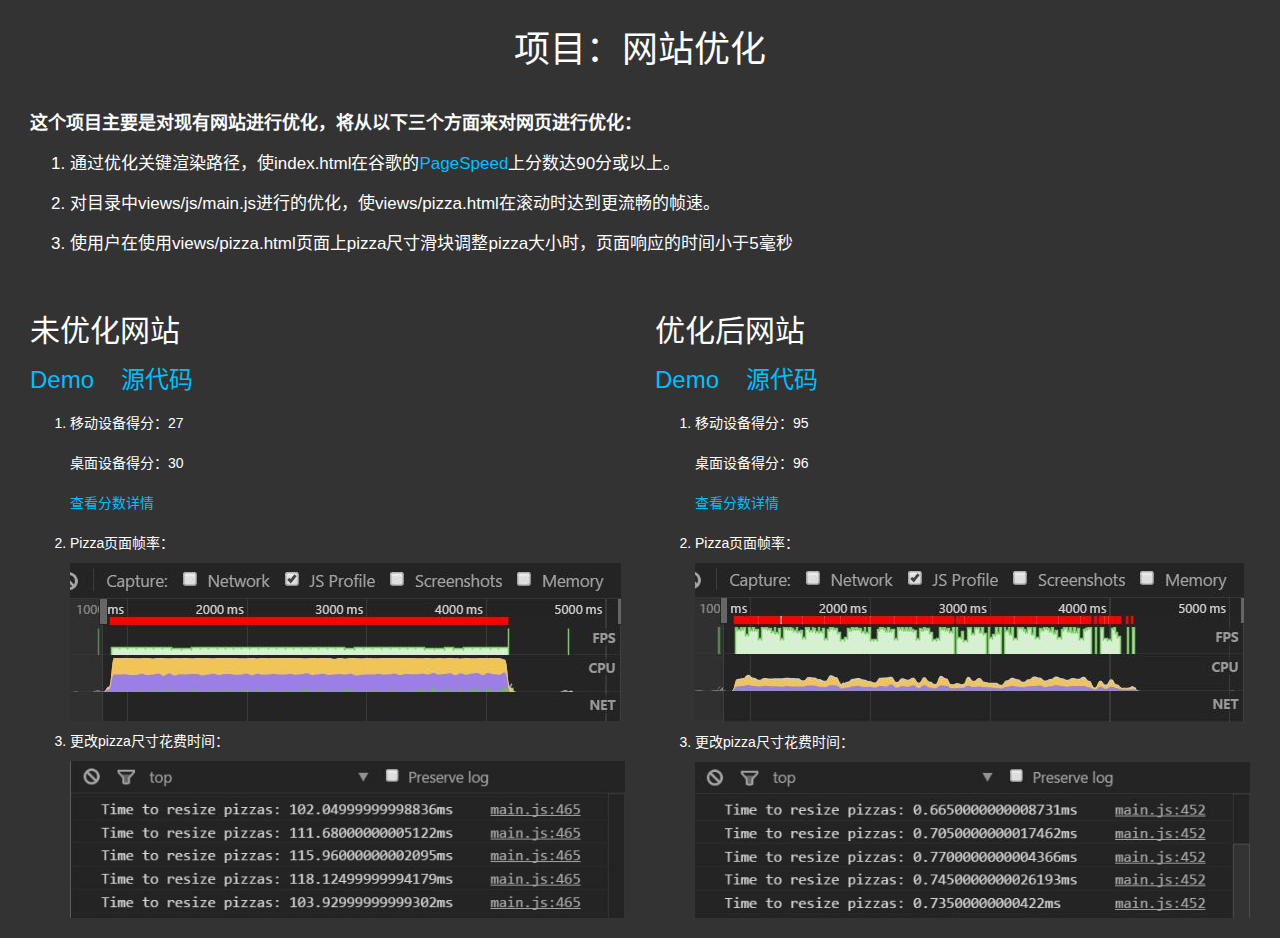
<file: index.html>
<!DOCTYPE html>
<html lang="zh-CN">
  <head>
    <meta charset="utf-8">
    <meta name="viewport" content="width=device-width, initial-scale=1">
    <title>项目-网站优化</title>
    <link href="https://maxcdn.bootstrapcdn.com/bootstrap/3.3.7/css/bootstrap.min.css" rel="stylesheet" integrity="sha384-BVYiiSIFeK1dGmJRAkycuHAHRg32OmUcww7on3RYdg4Va+PmSTsz/K68vbdEjh4u" crossorigin="anonymous">
    <style type="text/css">
    	body{
    		padding: 10px 30px;
    		color: #fff;
    		background-color: #333;
    	}
    	.description{
    		font-size: 17px;
    	}
    	li{
    		line-height: 40px;
    	}
    	a{
    		color: #00bfff;
    	}
    </style>
  </head>

  <body>
    <div class="intro text-center">
      <h1>项目：网站优化</h1>
    </div>
    <div class="description">
    	<br>
    	<h4 class="intro"><strong>这个项目主要是对现有网站进行优化，将从以下三个方面来对网页进行优化：</strong></h4>
    	<ol class="changes">
    		<li>通过优化关键渲染路径，使index.html在谷歌的<a href="https://developers.google.com/speed/pagespeed/insights/?hl=zh-CN">PageSpeed</a>上分数达90分或以上。</li>
    		<li>对目录中views/js/main.js进行的优化，使views/pizza.html在滚动时达到更流畅的帧速。</li>
    		<li>使用户在使用views/pizza.html页面上pizza尺寸滑块调整pizza大小时，页面响应的时间小于5毫秒</li>
    	</ol>
    </div>
    <br>
    <div class="proj row">
    	<section id="before" class="col-md-6">
    		<h2>未优化网站</h2>
    		<h3><a href="Before\index.html" target="_blank">Demo</a>&nbsp;&nbsp;&nbsp;&nbsp;<a href="https://github.com/yyc6161/yyc6161.github.io/tree/master/projects/P3-WebsitesOptimization/Before">源代码</a></h3>
    		<ol>
    			<li>
    				<p style="margin-bottom: 0">移动设备得分：27<br>桌面设备得分：30</p>
    				<a href="https://developers.google.com/speed/pagespeed/insights/?hl=zh-CN&url=http%3A%2F%2Fyinyuchen.site%2Fprojects%2FP3-WebsitesOptimization%2FBefore%2Findex.html&tab=mobile">查看分数详情</a>
    			</li>
    			<li>Pizza页面帧率：<br><img src="img/fps-before.JPG" alt="优化前帧率" class="img-responsive"></li>
    			<li>更改pizza尺寸花费时间：<br><img src="img/time-before.JPG" alt="优化前用时" class="img-responsive"></li>
    		</ol>
    	</section>
    	<section id="after" class="col-md-6">
    		<h2>优化后网站</h2>
    		<h3><a href="After\index.html" target="_blank">Demo</a>&nbsp;&nbsp;&nbsp;&nbsp;<a href="https://github.com/yyc6161/yyc6161.github.io/tree/master/projects/P3-WebsitesOptimization/After">源代码</a></h3>
    		<ol>
    			<li>
    				<p style="margin-bottom: 0">移动设备得分：95<br>桌面设备得分：96</p>
    				<a href="https://developers.google.com/speed/pagespeed/insights/?hl=zh-CN&url=http%3A%2F%2Fyinyuchen.site%2Fprojects%2FP3-WebsitesOptimization%2FAfter%2Findex.html&tab=mobile">查看分数详情</a>
    			</li>
    			<li>Pizza页面帧率：<br><img src="img/fps-after.JPG" alt="优化前帧率" class="img-responsive"></li>
    			<li>更改pizza尺寸花费时间：<br><img src="img/time-after.JPG" alt="优化前用时" class="img-responsive"></li>
    		</ol>
    	</section>
    </div>  
  </body>
</html>
</file>
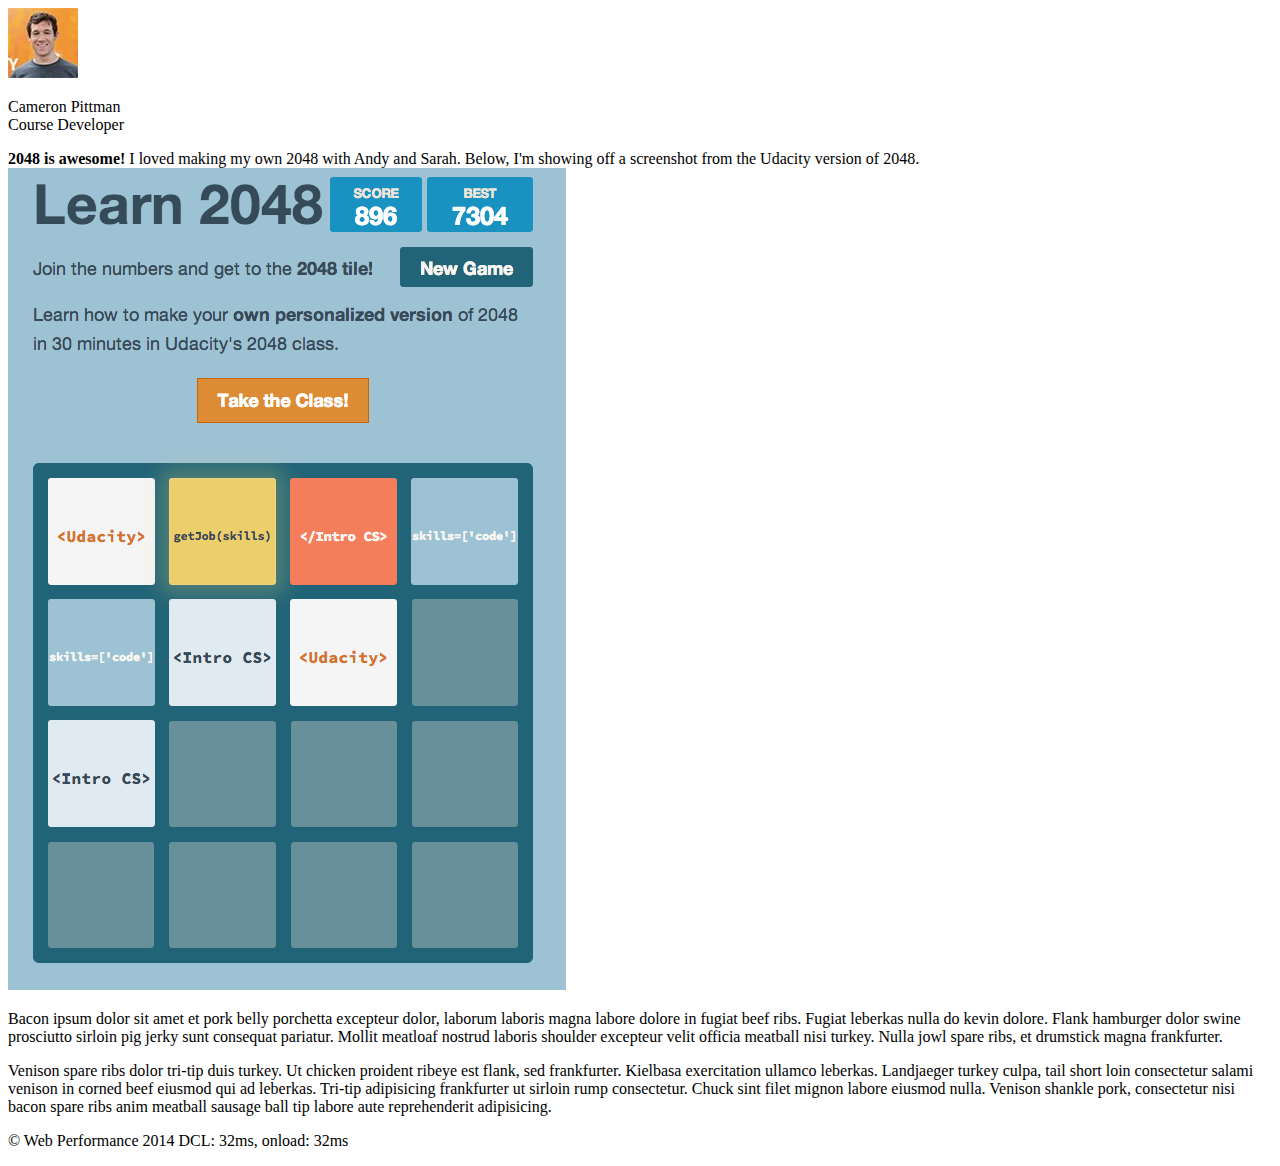
<file: After/project-2048.html>
<!DOCTYPE html>
<html lang="en">
  <head>
    <meta charset="utf-8">
    <meta name="viewport" content="width=device-width, initial-scale=1">
    <meta name="description" content=" FILL ME IN ">
    <meta name="author" content=" FILL ME IN ">
    <title>Cameron Pittman: Portfolio</title>

    <!-- Hmm, what is the impact of web fonts on speed? Measure it... -->
    <!-- <link href="//fonts.googleapis.com/css?family=Open+Sans:400,700" rel="stylesheet"> -->

    <link href="css/style.css" rel="stylesheet">
    <link href="css/print.css" rel="stylesheet">

    <script>
      (function(w,g){w['GoogleAnalyticsObject']=g;
      w[g]=w[g]||function(){(w[g].q=w[g].q||[]).push(arguments)};w[g].l=1*new Date();})(window,'ga');

      // Optional TODO: replace with your Google Analytics profile ID.
      ga('create', 'UA-XXXX-Y');
      ga('send', 'pageview');
    </script>
    <script src="//www.google-analytics.com/analytics.js"></script>
    <script src="js/perfmatters.js"></script>
  </head>

  <body>
    <header>
      <a href="/"><img src="img/profilepic.jpg"></a>
      <p>Cameron Pittman<br><span>Course Developer</span></p>
    </header>

    <div class="container">
      <div class="hero">
        <strong>2048 is awesome!</strong> I loved making my own 2048 with Andy and Sarah. Below, I'm showing off a screenshot from the Udacity version of 2048.
      </div>

      <div class="content">

        <img class="img-responsive" src="img/2048.png">

        <p>Bacon ipsum dolor sit amet et pork belly porchetta excepteur dolor, laborum laboris magna labore dolore in fugiat beef ribs. Fugiat leberkas nulla do kevin dolore. Flank hamburger dolor swine prosciutto sirloin pig jerky sunt consequat pariatur. Mollit meatloaf nostrud laboris shoulder excepteur velit officia meatball nisi turkey. Nulla jowl spare ribs, et drumstick magna frankfurter.</p>

        <p>Venison spare ribs dolor tri-tip duis turkey. Ut chicken proident ribeye est flank, sed frankfurter. Kielbasa exercitation ullamco leberkas. Landjaeger turkey culpa, tail short loin consectetur salami venison in corned beef eiusmod qui ad leberkas. Tri-tip adipisicing frankfurter ut sirloin rump consectetur. Chuck sint filet mignon labore eiusmod nulla. Venison shankle pork, consectetur nisi bacon spare ribs anim meatball sausage ball tip labore aute reprehenderit adipisicing.</p>

    </div>

    <footer>
      <p>&copy; Web Performance 2014 <span id="crp-stats"></span></p>
    </footer>
  </body>
</html>
</file>
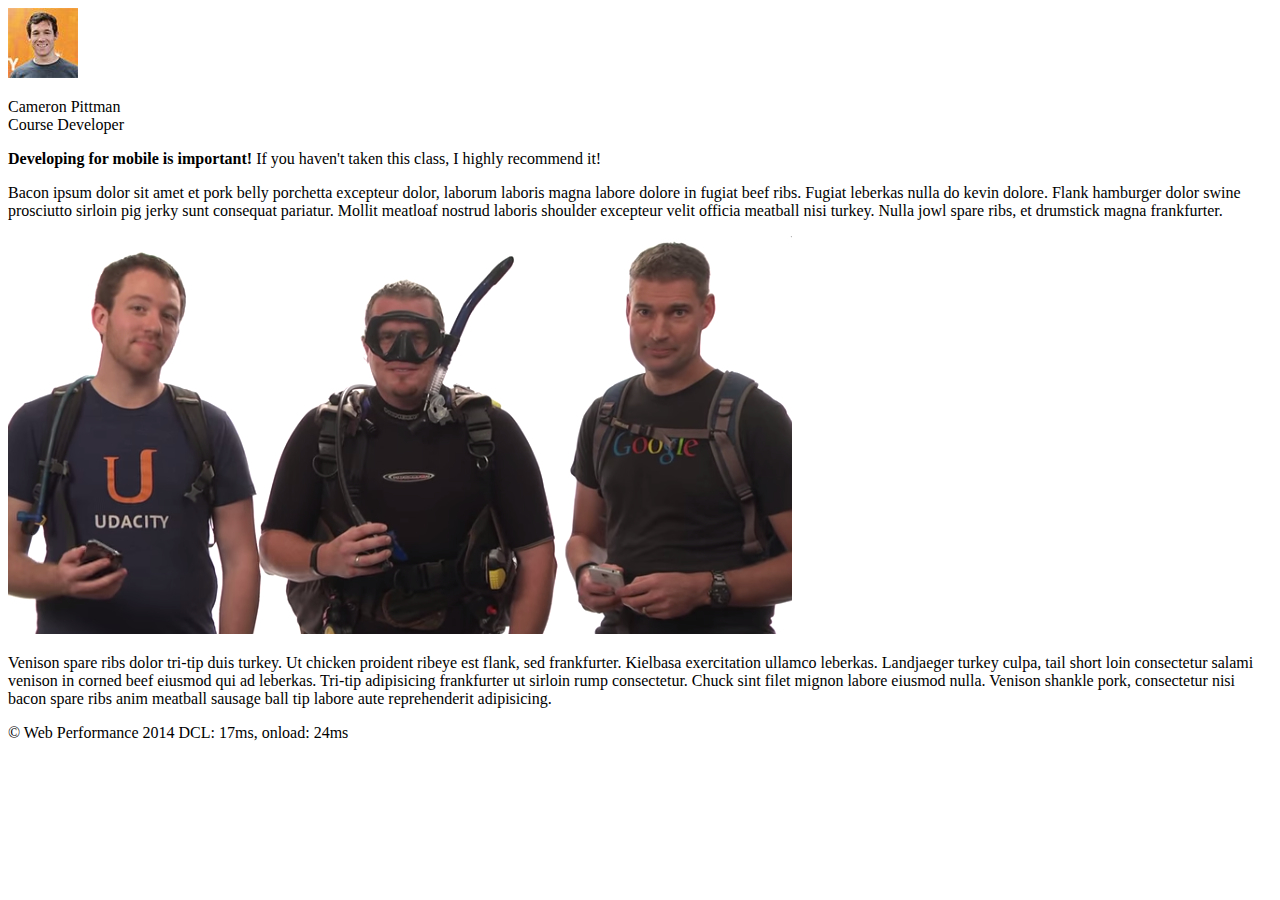
<file: After/project-mobile.html>
<!DOCTYPE html>
<html lang="en">
  <head>
    <meta charset="utf-8">
    <meta name="viewport" content="width=device-width, initial-scale=1">
    <meta name="description" content=" FILL ME IN ">
    <meta name="author" content=" FILL ME IN ">
    <title>Cameron Pitman: Portfolio</title>

    <!-- Hmm, what is the impact of web fonts on speed? Measure it... -->
    <!-- <link href="//fonts.googleapis.com/css?family=Open+Sans:400,700" rel="stylesheet"> -->

    <link href="css/style.css" rel="stylesheet">
    <link href="css/print.css" rel="stylesheet">

    <script>
      (function(w,g){w['GoogleAnalyticsObject']=g;
      w[g]=w[g]||function(){(w[g].q=w[g].q||[]).push(arguments)};w[g].l=1*new Date();})(window,'ga');

      // Optional TODO: replace with your Google Analytics profile ID.
      ga('create', 'UA-XXXX-Y');
      ga('send', 'pageview');
    </script>
    <script src="http://www.google-analytics.com/analytics.js"></script>
    <script async src="js/perfmatters.js"></script>
  </head>

  <body>
    <header>
      <a href="/"><img src="img/profilepic.jpg"></a>
      <p>Cameron Pittman<br><span>Course Developer</span></p>
    </header>

    <div class="container">
      <div class="hero">
        <strong>Developing for mobile is important!</strong> If you haven't taken this class, I highly recommend it!
      </div>

      <div class="content">

        <p>Bacon ipsum dolor sit amet et pork belly porchetta excepteur dolor, laborum laboris magna labore dolore in fugiat beef ribs. Fugiat leberkas nulla do kevin dolore. Flank hamburger dolor swine prosciutto sirloin pig jerky sunt consequat pariatur. Mollit meatloaf nostrud laboris shoulder excepteur velit officia meatball nisi turkey. Nulla jowl spare ribs, et drumstick magna frankfurter.</p>

        <img src="img/mobilewebdev.jpg">

        <p>Venison spare ribs dolor tri-tip duis turkey. Ut chicken proident ribeye est flank, sed frankfurter. Kielbasa exercitation ullamco leberkas. Landjaeger turkey culpa, tail short loin consectetur salami venison in corned beef eiusmod qui ad leberkas. Tri-tip adipisicing frankfurter ut sirloin rump consectetur. Chuck sint filet mignon labore eiusmod nulla. Venison shankle pork, consectetur nisi bacon spare ribs anim meatball sausage ball tip labore aute reprehenderit adipisicing.</p>

    </div>

    <footer>
      <p>&copy; Web Performance 2014 <span id="crp-stats"></span></p>
    </footer>
  </body>
</html>
</file>
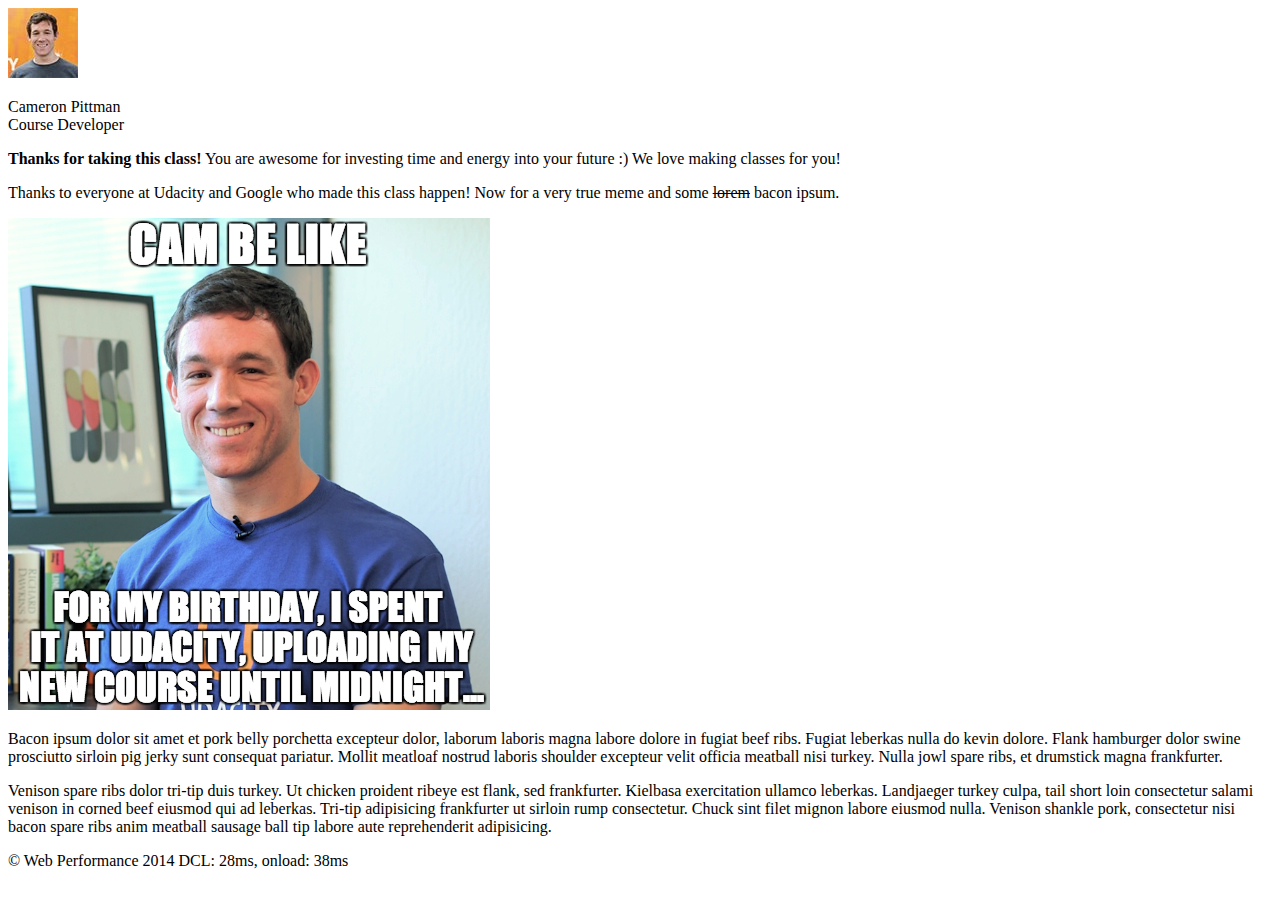
<file: After/project-webperf.html>
<!DOCTYPE html>
<html lang="en">
  <head>
    <meta charset="utf-8">
    <meta name="viewport" content="width=device-width, initial-scale=1">
    <meta name="description" content=" FILL ME IN ">
    <meta name="author" content=" FILL ME IN ">
    <title>Cameron Pittman: Portfolio</title>

    <!-- Hmm, what is the impact of web fonts on speed? Measure it... -->
    <!-- <link href="//fonts.googleapis.com/css?family=Open+Sans:400,700" rel="stylesheet"> -->

    <link href="css/style.css" rel="stylesheet">
    <link href="css/print.css" rel="stylesheet">

    <script>
      (function(w,g){w['GoogleAnalyticsObject']=g;
      w[g]=w[g]||function(){(w[g].q=w[g].q||[]).push(arguments)};w[g].l=1*new Date();})(window,'ga');

      // Optional TODO: replace with your Google Analytics profile ID.
      ga('create', 'UA-XXXX-Y');
      ga('send', 'pageview');
    </script>
    <script src="http://www.google-analytics.com/analytics.js"></script>
    <script async src="js/perfmatters.js"></script>
  </head>

  <body>
    <header>
      <a href="/"><img src="img/profilepic.jpg"></a>
      <p>Cameron Pittman<br><span>Course Developer</span></p>
    </header>

    <div class="container">
      <div class="hero">
        <strong>Thanks for taking this class!</strong> You are awesome for investing time and energy into your future :) We love making classes for you!
      </div>

      <div class="content">

        <p>Thanks to everyone at Udacity and Google who made this class happen! Now for a very true meme and some <strike>lorem</strike> bacon ipsum.</p>

        <img src="img/cam_be_like.jpg">

        <p>Bacon ipsum dolor sit amet et pork belly porchetta excepteur dolor, laborum laboris magna labore dolore in fugiat beef ribs. Fugiat leberkas nulla do kevin dolore. Flank hamburger dolor swine prosciutto sirloin pig jerky sunt consequat pariatur. Mollit meatloaf nostrud laboris shoulder excepteur velit officia meatball nisi turkey. Nulla jowl spare ribs, et drumstick magna frankfurter.</p>

        <p>Venison spare ribs dolor tri-tip duis turkey. Ut chicken proident ribeye est flank, sed frankfurter. Kielbasa exercitation ullamco leberkas. Landjaeger turkey culpa, tail short loin consectetur salami venison in corned beef eiusmod qui ad leberkas. Tri-tip adipisicing frankfurter ut sirloin rump consectetur. Chuck sint filet mignon labore eiusmod nulla. Venison shankle pork, consectetur nisi bacon spare ribs anim meatball sausage ball tip labore aute reprehenderit adipisicing.</p>

    </div>

    <footer>
      <p>&copy; Web Performance 2014 <span id="crp-stats"></span></p>
    </footer>
  </body>
</html>
</file>
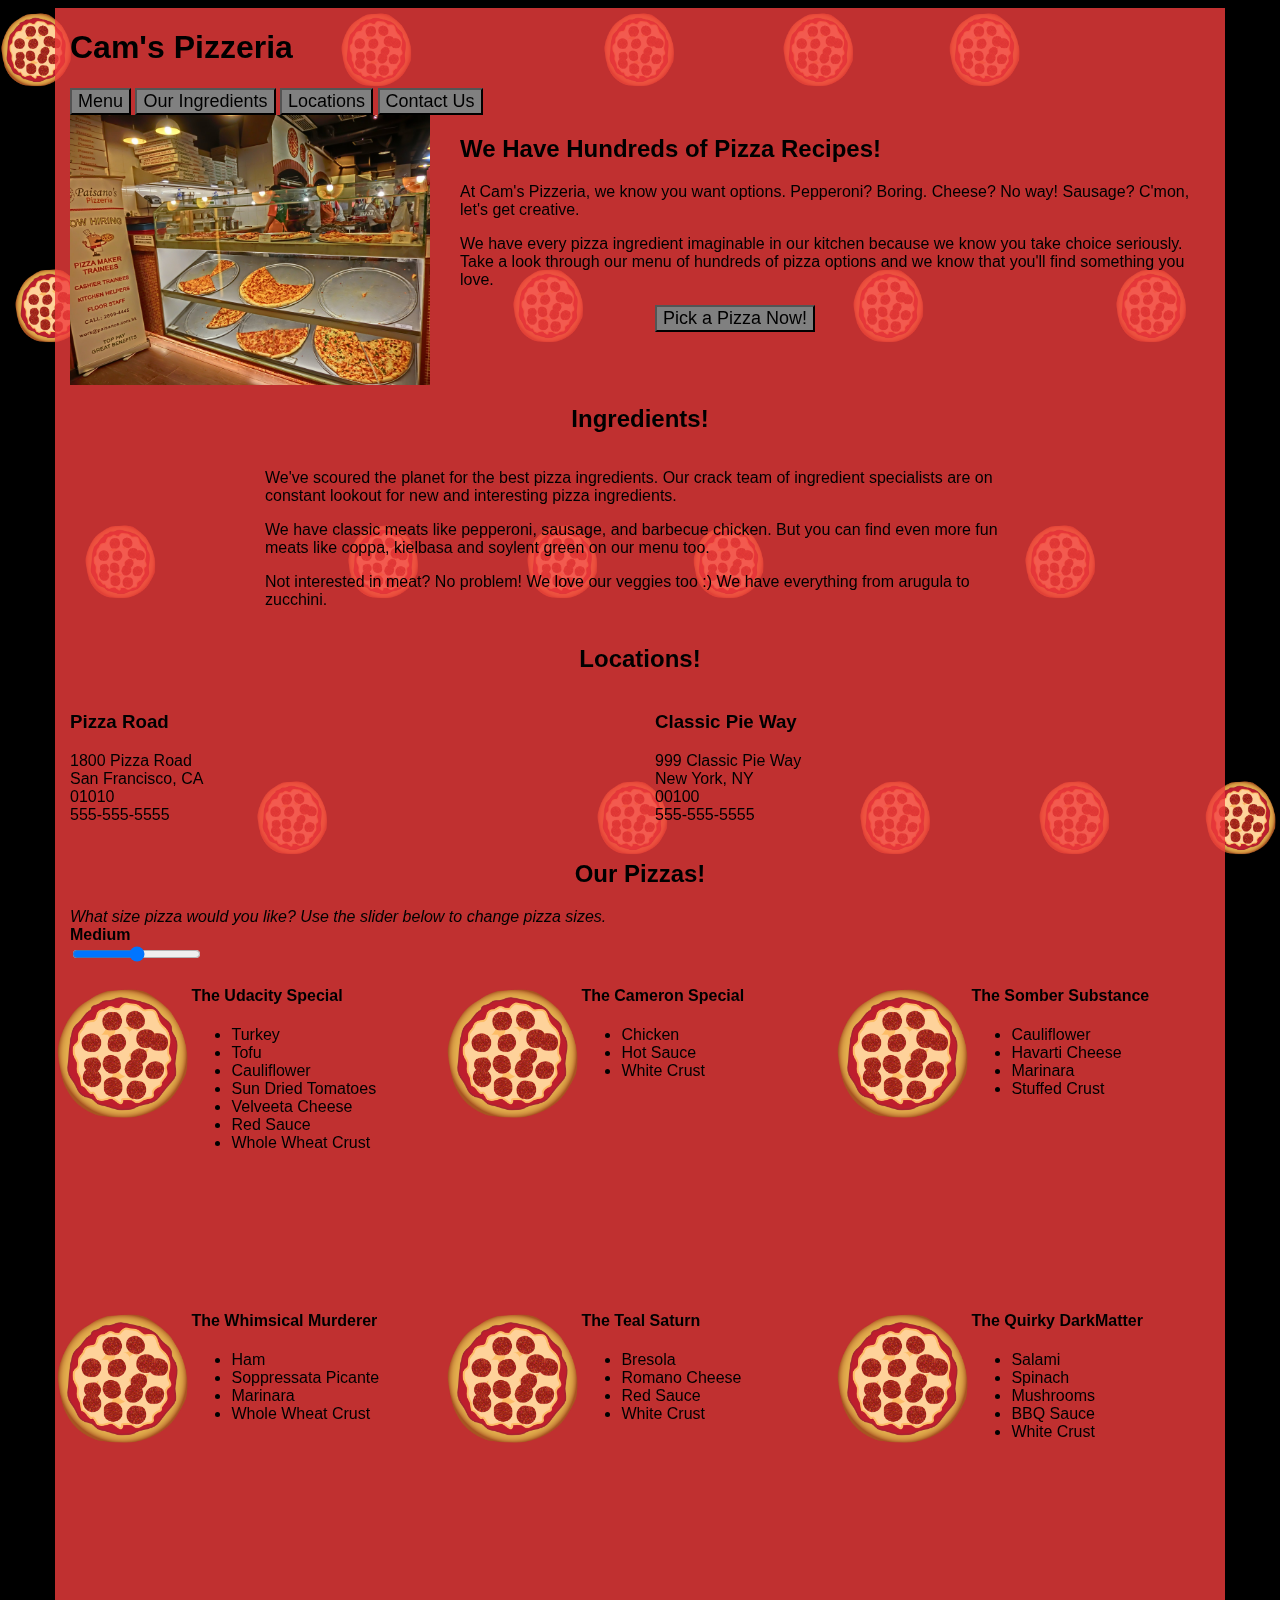
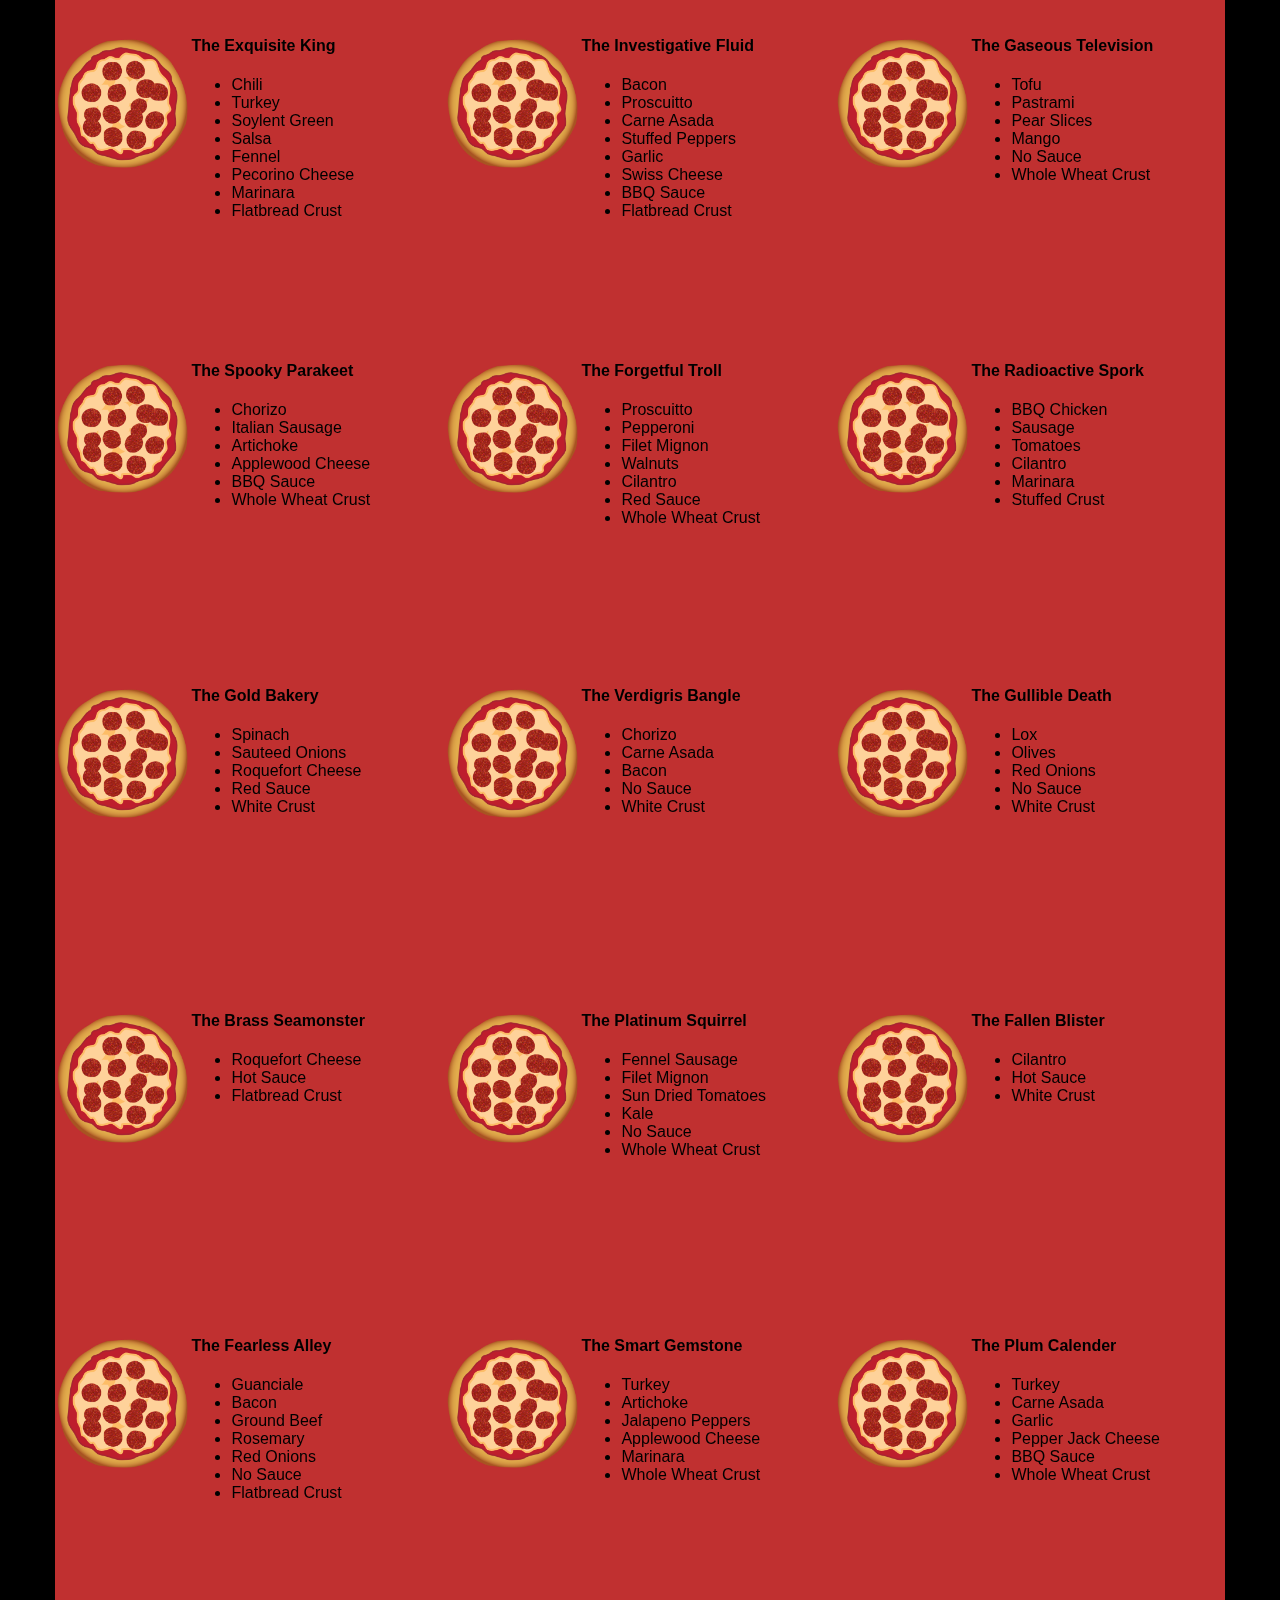
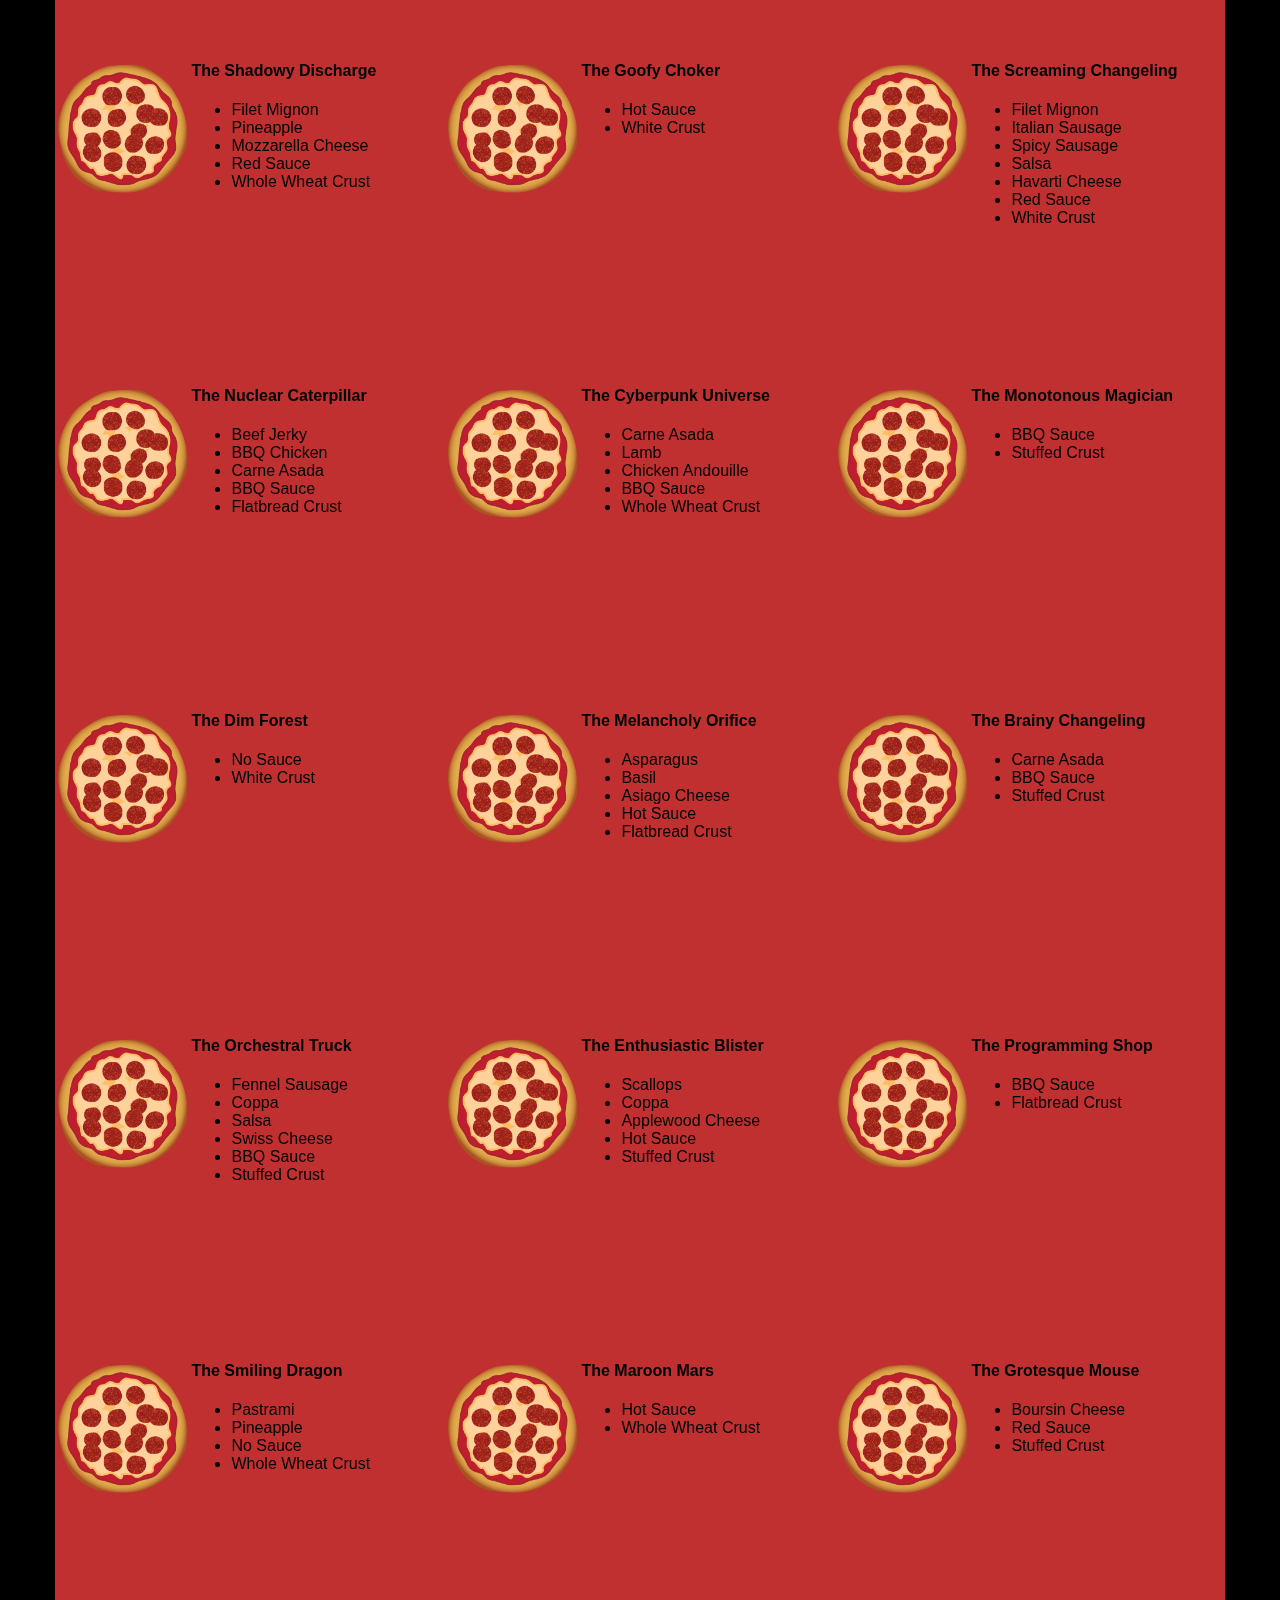
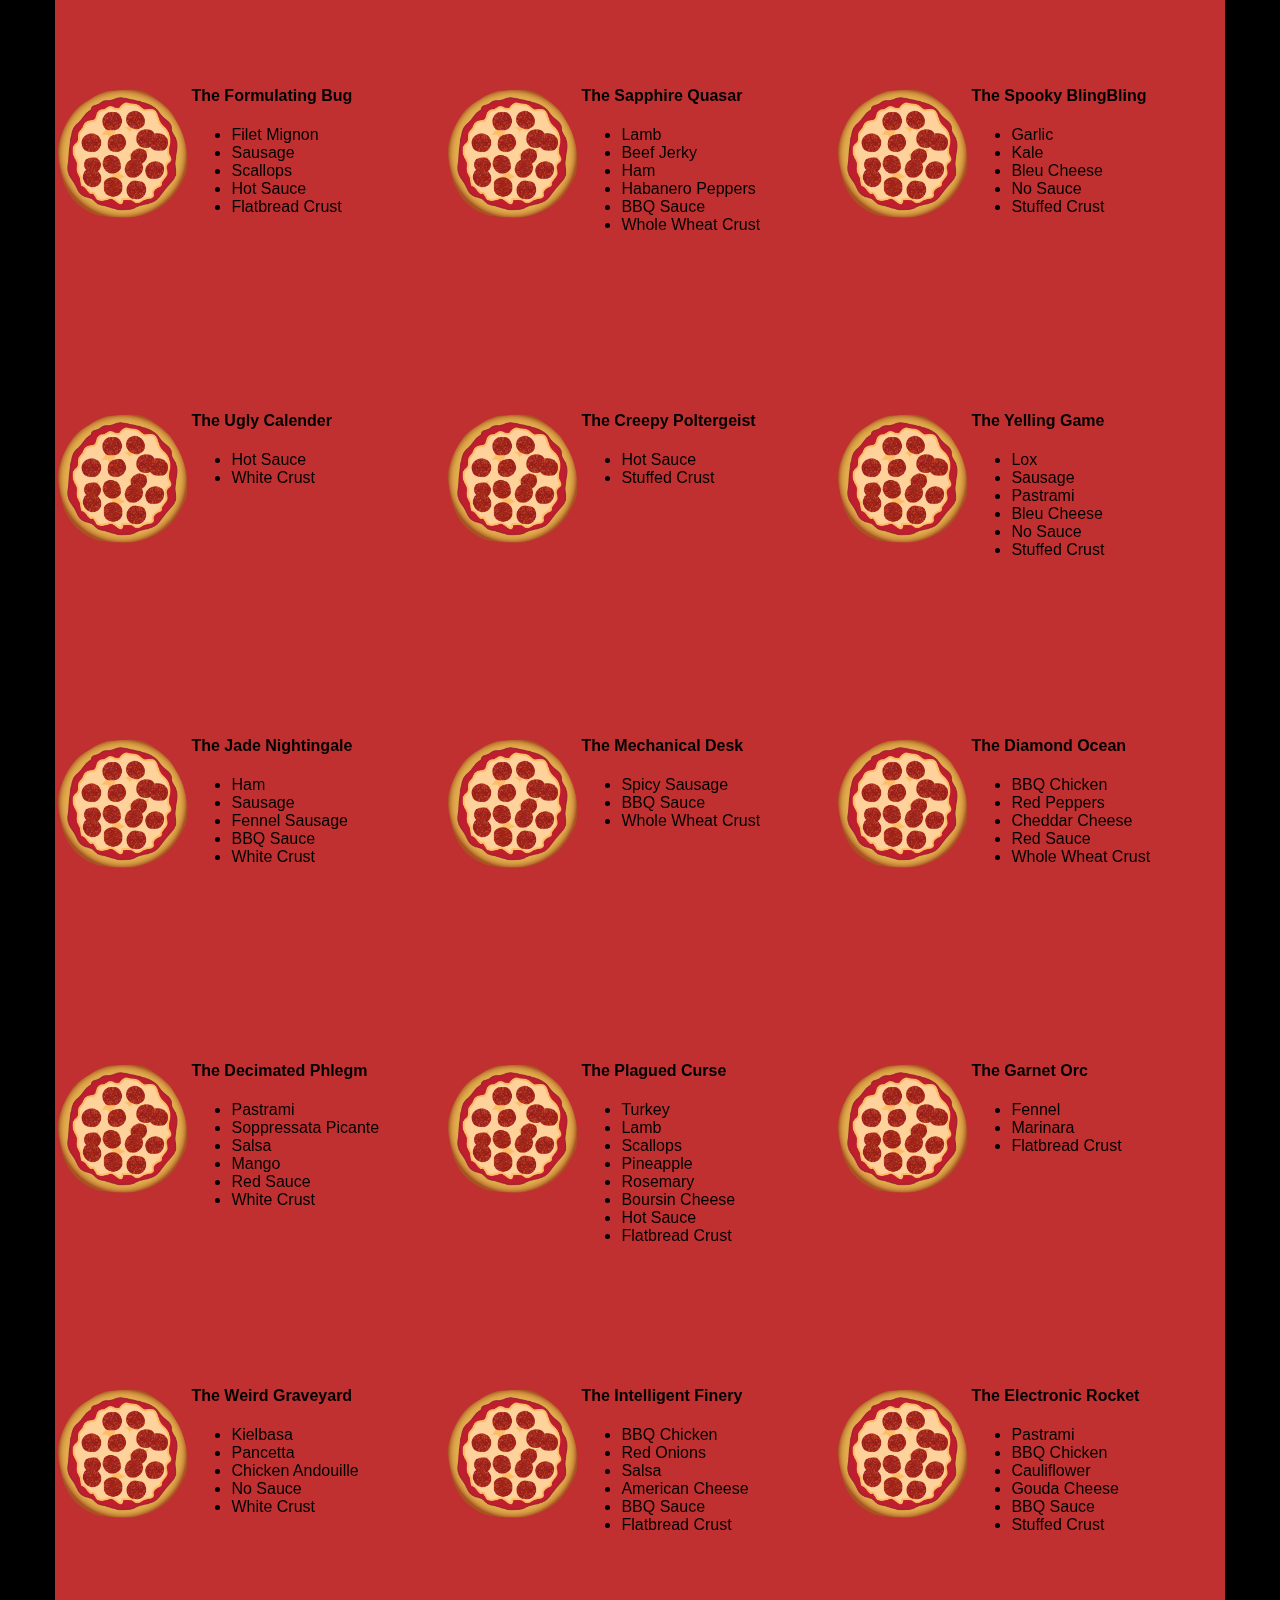
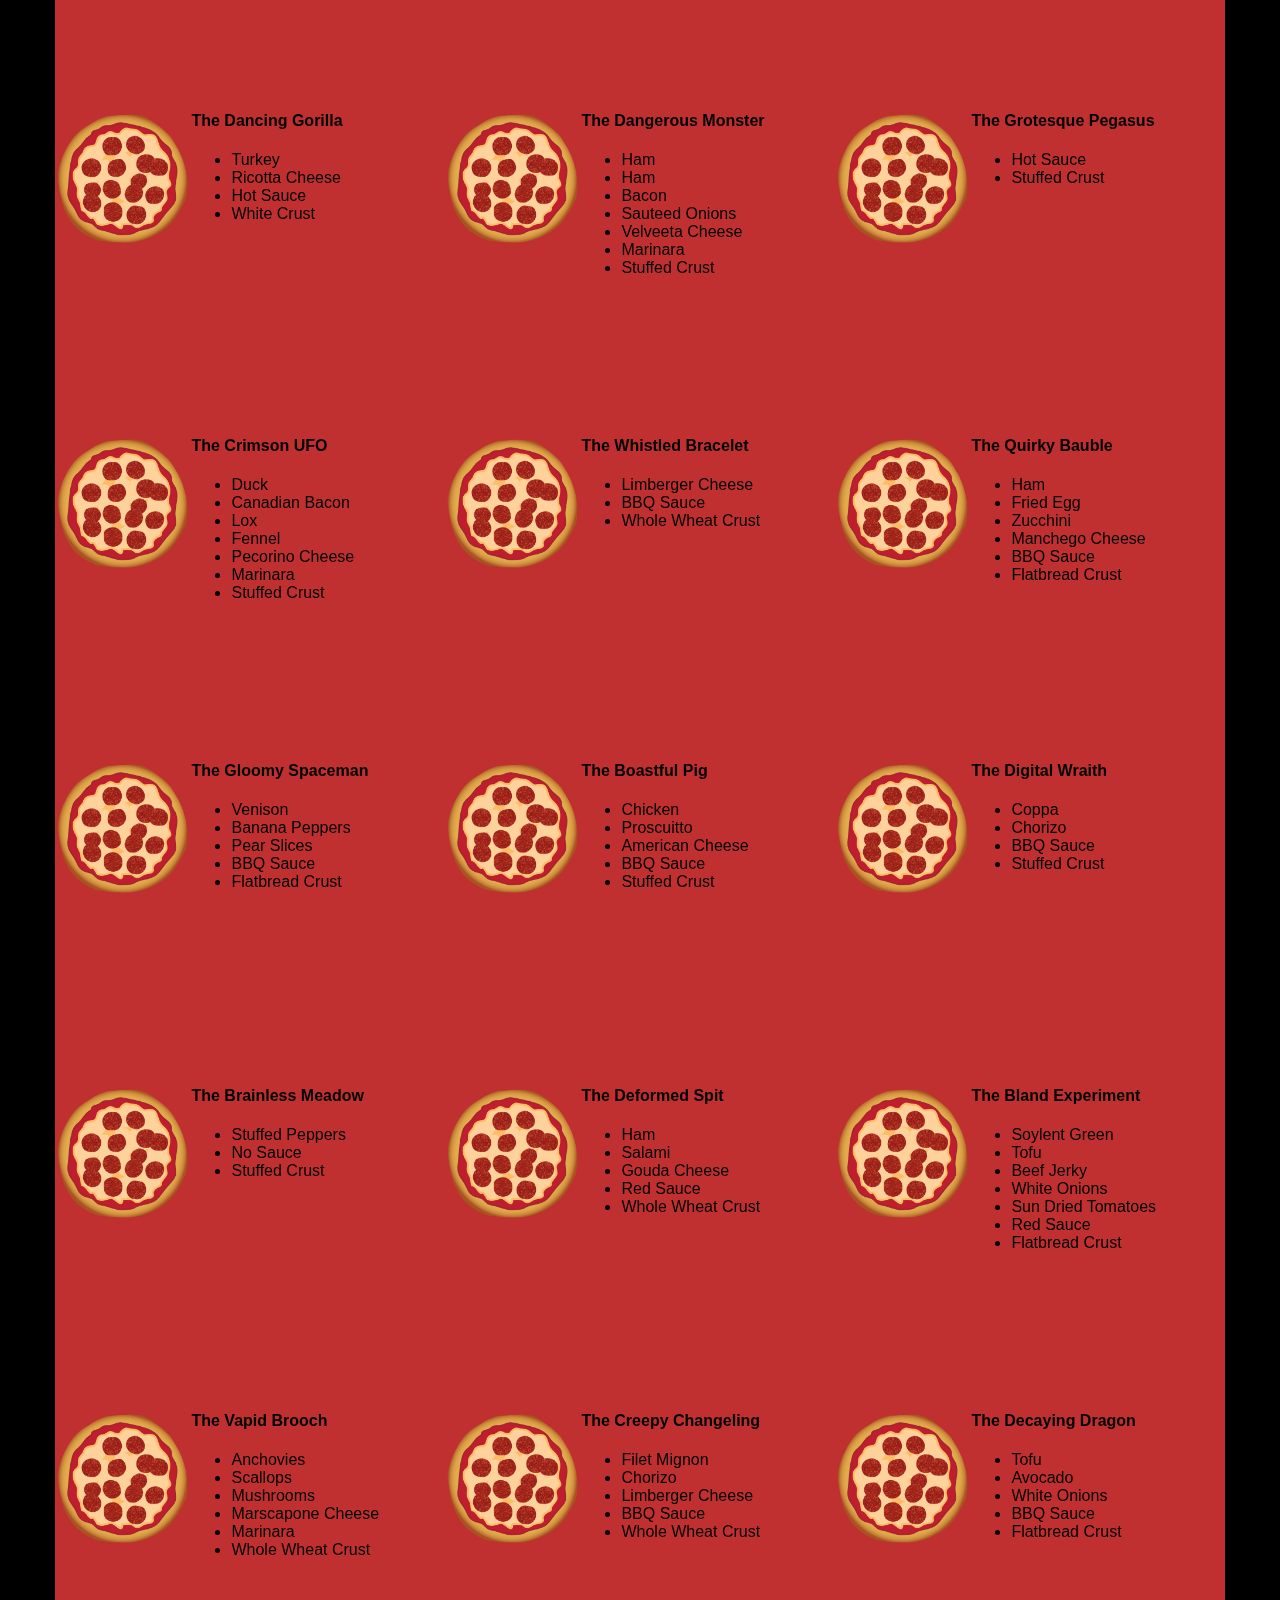
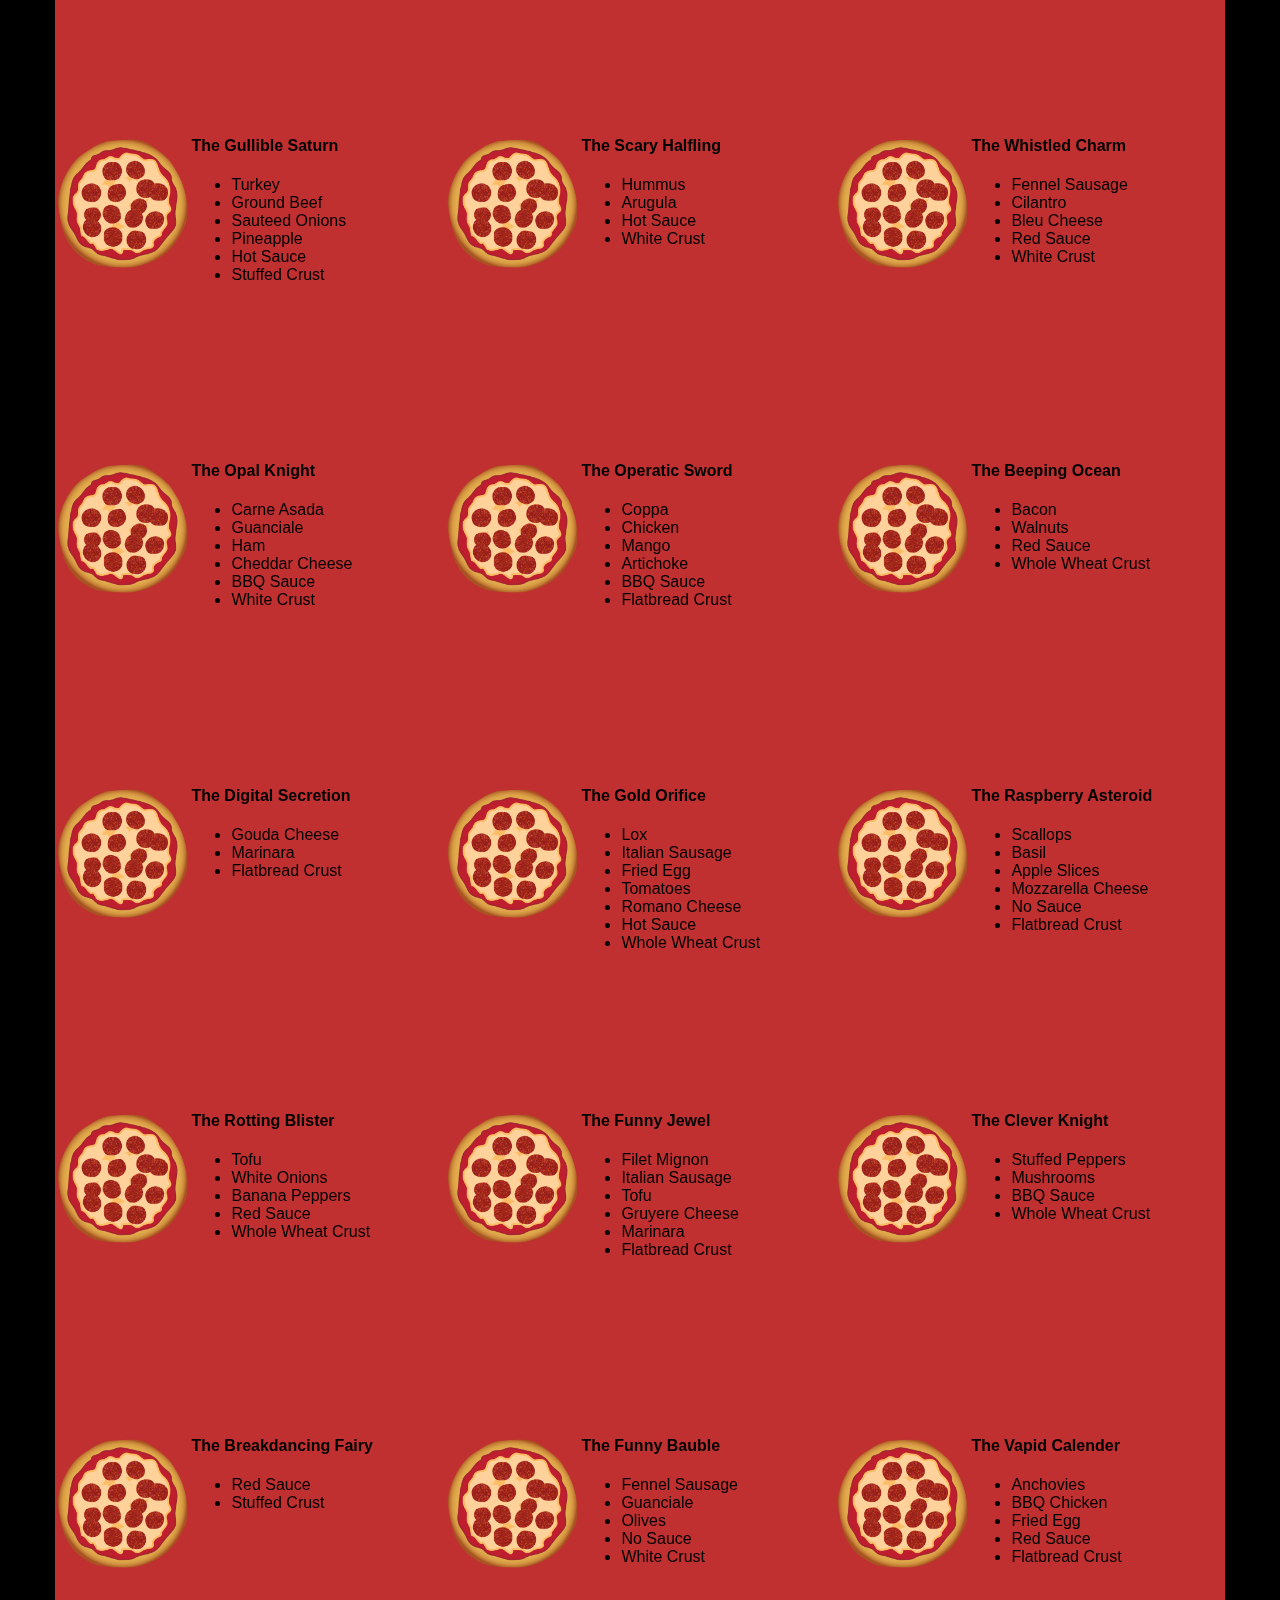
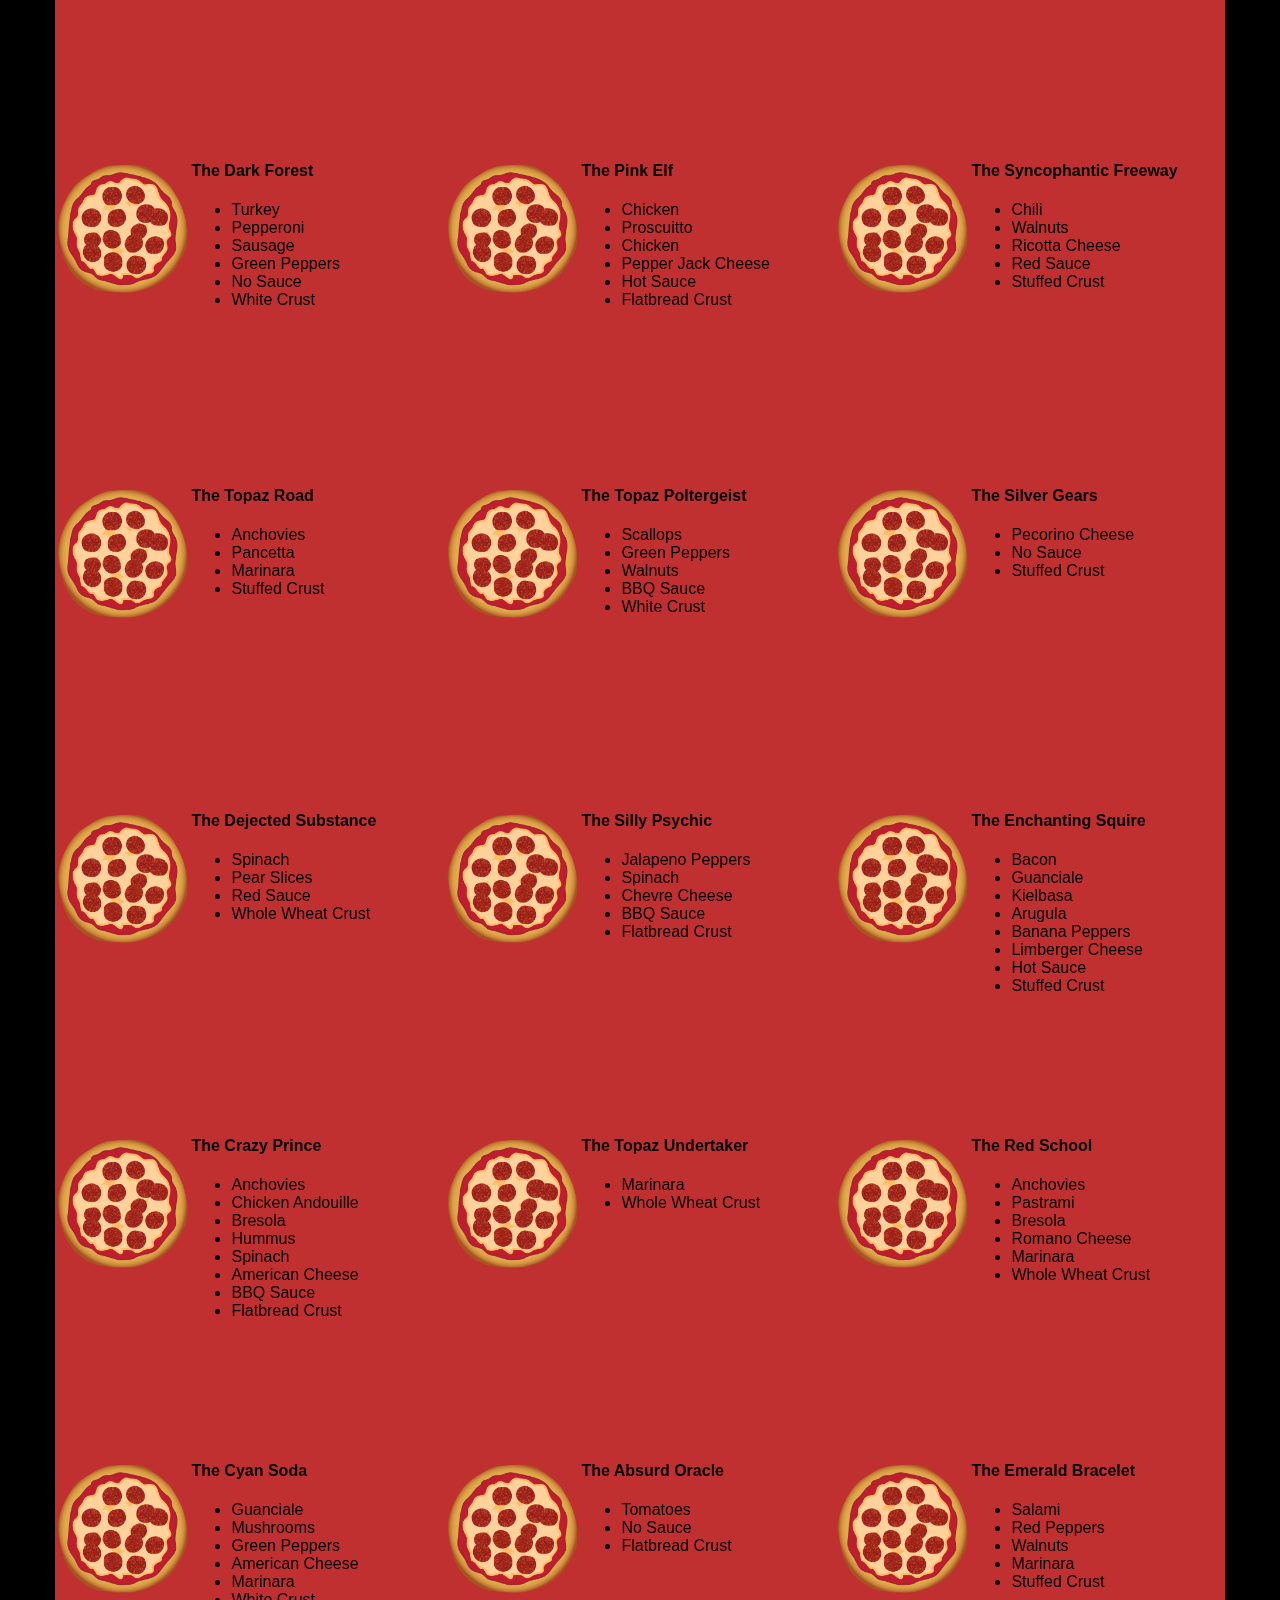
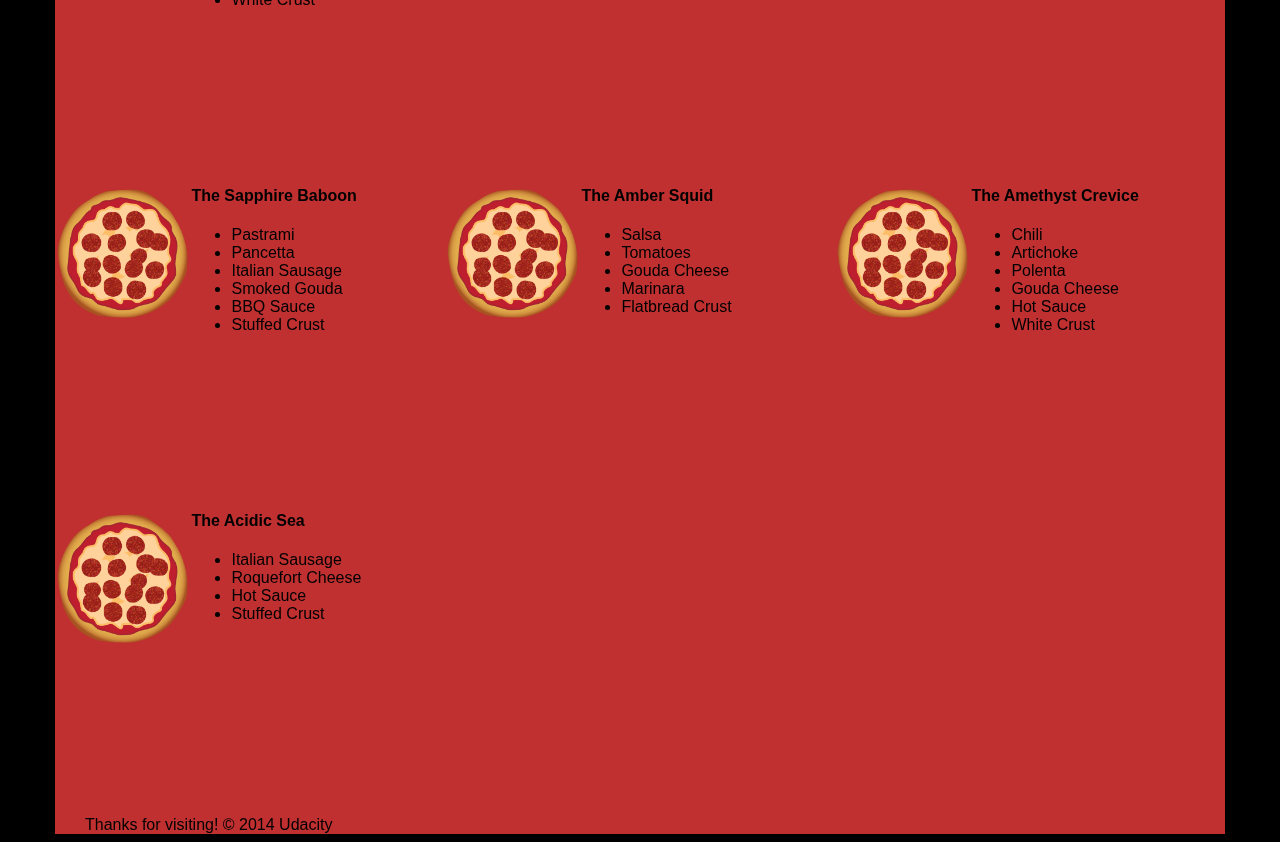
<file: After/views/pizza.html>
<!DOCTYPE HTML>
<html>
<head>
  <link rel="stylesheet" href="css/style.css">
  <link rel="stylesheet" href="css/bootstrap-grid.css">
</head>

<body>
  <div class="container">
    <div id="header" class="row">
      <div class="col-md-6">
        <div class="row">
          <div class="col-md-12">
            <h1>Cam's Pizzeria</h1>
            <div class="row">
              <div id="menu" class="col-md-12">
                <form action="#randomPizzas">
                  <input type="submit" value="Menu">
                </form>
                <form action="#ingredients">
                  <input type="submit" value="Our Ingredients">
                </form>
                <form action="#locations">
                  <input type="submit" value="Locations">
                </form>
                <form action="#" onsubmit="alert('Thanks for clicking! This button doesn\'t do anything because this is a fake pizzeria :\)')">
                  <input type="submit" value="Contact Us">
                </form>
              </div>
            </div>
          </div>
        </div>
      </div>
      <div id="movingPizzas1" class="col-md-6">
      </div>
    </div>
    <div id="callToAction" class="row">
      <div class="col-md-4">
        <img src="images/pizzeria.jpg" class="img-responsive"> <!-- Image credit to: http://commons.wikimedia.org/wiki/File:HK_TST_night_%E5%98%89%E8%98%AD%E9%81%93_Granville_Road_restaurant_Paisano's_Pizzeria_pizza_Dec-2013.JPG -->
      </div>
      <div class="col-md-8">
        <div class="row">
          <div class="col-md-12">
            <h2>We Have Hundreds of Pizza Recipes!</h2>
            <p>At Cam's Pizzeria, we know you want options. Pepperoni? Boring. Cheese? No way! Sausage? C'mon, let's get creative.</p>

            <p>We have every pizza ingredient imaginable in our kitchen because we know you take choice seriously. Take a look through our menu of hundreds of pizza options and we know that you'll find something you love.</p>
          </div>
        </div>
        <div class="row">
          <div class="col-md-6 col-md-push-3">
            <form action="#randomPizzas">
              <input type="submit" value="Pick a Pizza Now!">
            </form>
          </div>
        </div>
      </div>
    </div>
    <div id="ingredients" class="row">
      <div class="col-md-8 col-md-push-2">
        <div class="row">
          <div class="col-md-12 centered">
            <h2>Ingredients!</h2>
          </div>
        </div>
        <div class="row">
          <div class="col-md-12">
            <p>We've scoured the planet for the best pizza ingredients. Our crack team of ingredient specialists are on constant lookout for new and interesting pizza ingredients.</p>

            <p>We have classic meats like pepperoni, sausage, and barbecue chicken. But you can find even more fun meats like coppa, kielbasa and soylent green on our menu too.</p>

            <p>Not interested in meat? No problem! We love our veggies too :) We have everything from arugula to zucchini.</p>
          </div>
        </div>
      </div>
    </div>
    <div id="locations" class="row">
      <div class="col-md-12">
        <h2 style="text-align: center">Locations!</h2>
        <div class="row">
          <div class="col-md-6">
            <h3>Pizza Road</h3>
            <p>1800 Pizza Road<br>San Francisco, CA<br>01010<br>555-555-5555</p>
          </div>
          <div class="col-md-6">
            <h3>Classic Pie Way</h3>
            <p>999 Classic Pie Way<br>New York, NY<br>00100<br>555-555-5555</p>
          </div>
        </div>
      </div>
    </div>
    <div id="pizzaGenerator" class="row">
      <div class="col-md-12">
        <h2 style="text-align: center">Our Pizzas!</h2>
        <div class="row">
          <div class="col-md-12">
            <em>What size pizza would you like? Use the slider below to change pizza sizes.</em>
          </div>
          <div id="pizzaSize" class="col-md-6">Medium</div>
          <div class="col-md-12">
            <input id="sizeSlider" type="range" min="1" max="3" value="2" step="1" onchange="resizePizzas(this.value)"></input>
          </div>
        </div>
        <div id="randomPizzas" class="row">
          <div id="pizza0" class="randomPizzaContainer" style="width:33.33%; height: 325px;">
            <div style="width:35%">
              <img src="images/pizza.png" class="img-responsive">
            </div>
            <div style="width:65%">
              <h4>The Udacity Special</h4>
              <ul>
                <li>Turkey</li>
                <li>Tofu</li>
                <li>Cauliflower</li>
                <li>Sun Dried Tomatoes</li>
                <li>Velveeta Cheese</li>
                <li>Red Sauce</li>
                <li>Whole Wheat Crust</li>
              </ul>
            </div>
          </div>
          <div id="pizza1" class="randomPizzaContainer" style="width:33.33%; height: 325px;">
            <div style="width:35%">
              <img src="images/pizza.png" class="img-responsive">
            </div>
            <div style="width:65%">
              <h4>The Cameron Special</h4>
              <ul>
                <li>Chicken</li>
                <li>Hot Sauce</li>
                <li>White Crust</li>
              </ul>
            </div>
          </div>
        </div>
      </div>
    </div>
    <div id="footer" class="col-md-12">Thanks for visiting! &copy; 2014 Udacity</div>
  </div>
  <script type="text/javascript" src="js/main.js"></script>
</body>

</html>
</html>
</file>
<file: After/css/style.css>
/* Smartphones (portrait) */
@media only screen and (max-width: 480px) {
  body { font-size: 12px;}
  header p { padding-left: 4.5em;}
}
</file>
<file: After/css/print.css>
@media print {
  * { background: transparent !important; color: black !important; text-shadow: none !important; filter:none !important; -ms-filter: none !important; }
  a, a:visited { color: #444 !important; text-decoration: underline; }
  a[href]:after { content: " (" attr(href) ")"; }
  tr, img { page-break-inside: avoid; }
  img { max-width: 100% !important; }
  @page { margin: 0.5cm; }
  p, h2, h3 { orphans: 3; widows: 3; }
  h2, h3{ page-break-after: avoid; }
}
</file>
<file: After/views/css/style.css>
/** {
  outline: 1px solid red !important;
}*/
* {
  -webkit-box-sizing: border-box;
  -moz-box-sizing: border-box;
  -box-sizing: border-box;
}

body {
  font-family: "Trebuchet MS", Helvetica, sans-serif;
  background: black;
}

input {
  background: grey;
  font-size: 18px;
}

form {
  display: inline-block;
}

.centered {
  text-align: center;
}

#pizzaSize {
  font-weight: 800;
}

.mover {
  position: fixed;
  width: 256px;
  z-index: -1;
  left: 0;
  backface-visibility: hidden;
}

.randomPizzaContainer {
  float: left;
  display: flex;
}

.randomPizzaContainer:after {
  content: "";
  display: table;
  clear:both;
}

 .container {
  background-color: rgba(240, 60, 60, 0.8);
}
</file>
